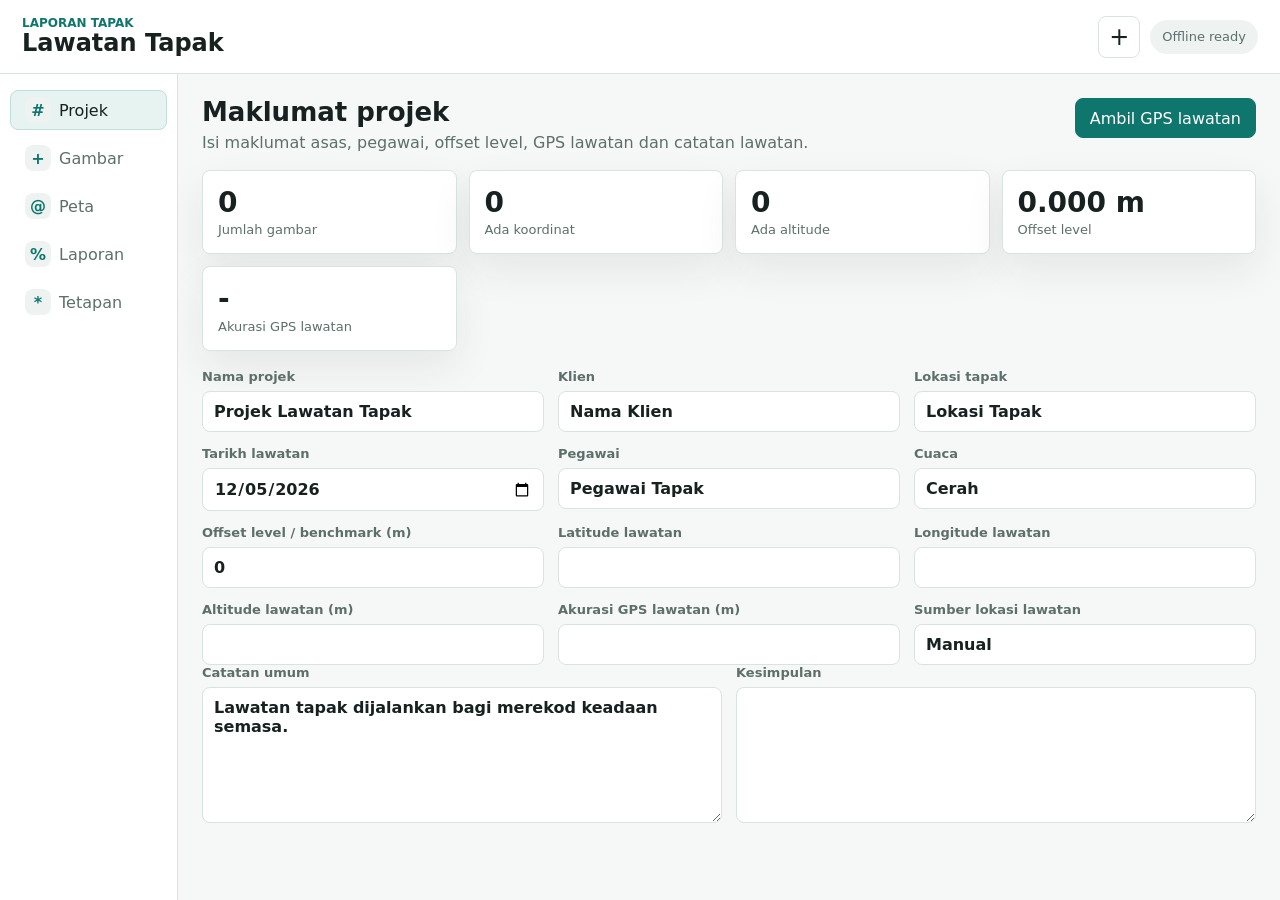
<file: index.html>
<!doctype html>
<html lang="ms">
  <head>
    <meta charset="utf-8">
    <meta name="viewport" content="width=device-width, initial-scale=1">
    <meta name="theme-color" content="#0f766e">
    <meta name="apple-mobile-web-app-capable" content="yes">
    <meta name="apple-mobile-web-app-title" content="Lawatan Tapak">
    <meta name="apple-mobile-web-app-status-bar-style" content="default">
    <title>Lawatan Tapak</title>
    <link rel="manifest" href="manifest.webmanifest">
    <link rel="apple-touch-icon" href="assets/icon.svg">
    <link rel="icon" href="assets/icon.svg" type="image/svg+xml">
    <link rel="stylesheet" href="styles.css?v=7">
  </head>
  <body>
    <div class="app-frame">
      <header class="topbar">
        <div>
          <p class="eyebrow">Laporan Tapak</p>
          <h1>Lawatan Tapak</h1>
        </div>
        <div class="top-actions">
          <button class="icon-button" id="installButton" type="button" title="Install app" hidden>
            <span aria-hidden="true">+</span>
          </button>
          <span class="sync-pill" id="storageStatus">Offline ready</span>
        </div>
      </header>

      <main class="workspace">
        <nav class="rail" aria-label="Menu utama">
          <button class="nav-button active" type="button" data-view="projectView">
            <span aria-hidden="true">#</span>
            <span>Projek</span>
          </button>
          <button class="nav-button" type="button" data-view="photosView">
            <span aria-hidden="true">+</span>
            <span>Gambar</span>
          </button>
          <button class="nav-button" type="button" data-view="mapView">
            <span aria-hidden="true">@</span>
            <span>Peta</span>
          </button>
          <button class="nav-button" type="button" data-view="reportView">
            <span aria-hidden="true">%</span>
            <span>Laporan</span>
          </button>
          <button class="nav-button" type="button" data-view="settingsView">
            <span aria-hidden="true">*</span>
            <span>Tetapan</span>
          </button>
        </nav>

        <section class="view active" id="projectView" aria-labelledby="projectTitle">
          <div class="view-header">
            <div>
              <h2 id="projectTitle">Maklumat projek</h2>
              <p>Isi maklumat asas, pegawai, offset level, GPS lawatan dan catatan lawatan.</p>
            </div>
            <div class="button-row">
              <button class="primary" id="visitGpsButton" type="button">Ambil GPS lawatan</button>
            </div>
          </div>

          <div class="stats-grid" id="statsGrid"></div>

          <div class="form-grid">
            <label>
              <span>Nama projek</span>
              <input id="projectName" autocomplete="organization">
            </label>
            <label>
              <span>Klien</span>
              <input id="clientName">
            </label>
            <label>
              <span>Lokasi tapak</span>
              <input id="locationName">
            </label>
            <label>
              <span>Tarikh lawatan</span>
              <input id="visitDate" type="date">
            </label>
            <label>
              <span>Pegawai</span>
              <input id="officerName">
            </label>
            <label>
              <span>Cuaca</span>
              <input id="weather">
            </label>
            <label>
              <span>Offset level / benchmark (m)</span>
              <input id="levelOffset" type="number" step="0.001">
            </label>
            <label>
              <span>Latitude lawatan</span>
              <input id="visitLatitude" type="number" step="0.000001">
            </label>
            <label>
              <span>Longitude lawatan</span>
              <input id="visitLongitude" type="number" step="0.000001">
            </label>
            <label>
              <span>Altitude lawatan (m)</span>
              <input id="visitAltitude" type="number" step="0.001">
            </label>
            <label>
              <span>Akurasi GPS lawatan (m)</span>
              <input id="visitAccuracy" type="number" step="0.001">
            </label>
            <label>
              <span>Sumber lokasi lawatan</span>
              <input id="visitLocationSource">
            </label>
          </div>

          <div class="two-column">
            <label>
              <span>Catatan umum</span>
              <textarea id="generalNotes" rows="6"></textarea>
            </label>
            <label>
              <span>Kesimpulan</span>
              <textarea id="conclusion" rows="6"></textarea>
            </label>
          </div>
        </section>

        <section class="view" id="photosView" aria-labelledby="photosTitle">
          <div class="view-header">
            <div>
              <h2 id="photosTitle">Gambar lawatan</h2>
              <p>Ambil gambar, simpan koordinat, masukkan level dan tambah ayat pemerhatian.</p>
            </div>
            <div class="button-row">
              <button class="primary" id="cameraButton" type="button">Ambil gambar</button>
              <button id="galleryButton" type="button">Import gambar</button>
              <button id="demoButton" type="button">Tambah demo</button>
            </div>
          </div>

          <input id="cameraInput" type="file" accept="image/*" capture="environment" hidden>
          <input id="galleryInput" type="file" accept="image/*" multiple hidden>

          <div class="notice" id="photoNotice">
            GPS ketepatan tinggi akan mengambil beberapa sampel dan memilih bacaan dengan akurasi terbaik. Jika GPS tidak tersedia, koordinat dan altitude boleh diisi secara manual.
          </div>

          <div class="photo-grid" id="photoGrid"></div>
        </section>

        <section class="view" id="mapView" aria-labelledby="mapTitle">
          <div class="view-header">
            <div>
              <h2 id="mapTitle">Peta dan koordinat</h2>
              <p>Semua gambar yang mempunyai koordinat ditanda pada peta projek dan preview Google Maps.</p>
            </div>
          </div>

          <div class="map-layout">
            <div class="map-board" id="mapBoard" aria-label="Peta ringkas gambar"></div>
            <aside class="map-side">
              <h3>Marker gambar</h3>
              <div id="mapList"></div>
              <iframe id="mapFrame" title="Google Maps preview" loading="lazy" referrerpolicy="no-referrer-when-downgrade"></iframe>
            </aside>
          </div>
        </section>

        <section class="view" id="reportView" aria-labelledby="reportTitle">
          <div class="view-header">
            <div>
              <h2 id="reportTitle">Laporan</h2>
              <p>Semak template laporan, kemudian cetak atau simpan sebagai PDF.</p>
            </div>
            <div class="button-row">
              <button class="primary" id="printButton" type="button">Print / Save PDF</button>
              <button id="downloadHtmlButton" type="button">Download HTML</button>
              <button id="exportJsonButton" type="button">Export data</button>
            </div>
          </div>

          <article class="report-paper" id="printArea"></article>
        </section>

        <section class="view" id="settingsView" aria-labelledby="settingsTitle">
          <div class="view-header">
            <div>
              <h2 id="settingsTitle">Tetapan dan install</h2>
              <p>Pasang aplikasi ini pada iPhone, Android atau Windows, serta import/export data projek.</p>
            </div>
          </div>

          <div class="settings-grid">
            <section class="settings-panel">
              <h3>Install aplikasi</h3>
              <ol>
                <li>Publish folder ini ke HTTPS supaya app boleh dipasang tanpa perlu WiFi yang sama.</li>
                <li>Windows/Android Chrome atau Edge: tekan butang install pada address bar atau butang Install jika muncul.</li>
                <li>iPhone Safari: tekan Share, kemudian Add to Home Screen.</li>
              </ol>
              <button class="primary" id="installButtonPanel" type="button">Install jika disokong</button>
            </section>

            <section class="settings-panel">
              <h3>Data projek</h3>
              <div class="button-row">
                <button id="exportJsonButton2" type="button">Export JSON</button>
                <button id="importJsonButton" type="button">Import JSON</button>
              </div>
              <input id="importJsonInput" type="file" accept="application/json" hidden>
              <p class="small-text">Data disimpan dalam peranti ini menggunakan IndexedDB. Export JSON boleh digunakan untuk backup atau pindah peranti.</p>
            </section>

          </div>
        </section>
      </main>
    </div>

    <template id="photoCardTemplate">
      <article class="photo-card">
        <div class="photo-media"></div>
        <div class="photo-fields">
          <div class="photo-title-row">
            <h3></h3>
            <a class="small-link" target="_blank" rel="noreferrer">Google Maps</a>
          </div>
          <div class="form-grid compact">
            <label>
              <span>Tajuk gambar</span>
              <input data-field="caption">
            </label>
            <label>
              <span>Kategori</span>
              <select data-field="category">
                <option>Umum</option>
                <option>Kerja tanah</option>
                <option>Jalan</option>
                <option>Sistem saliran</option>
                <option>Retikulasi air</option>
                <option>Pembentungan</option>
              </select>
            </label>
            <label>
              <span>Latitude</span>
              <input data-field="latitude" type="number" step="0.000001">
            </label>
            <label>
              <span>Longitude</span>
              <input data-field="longitude" type="number" step="0.000001">
            </label>
            <label>
              <span>Altitude (m)</span>
              <input data-field="altitude" type="number" step="0.001">
            </label>
            <label>
              <span>Adjusted level (m)</span>
              <input data-field="adjustedLevel" type="number" step="0.001">
            </label>
          </div>
          <div class="sentence-row">
            <button type="button" data-sentence="site-ok">Ayat keadaan</button>
            <button type="button" data-sentence="action">Ayat tindakan</button>
            <button type="button" data-sentence="monitor">Ayat pantau</button>
            <button type="button" data-refresh-gps>Ambil GPS semasa</button>
          </div>
          <div class="annotation-panel">
            <div class="annotation-controls">
              <label class="draw-toggle">
                <input data-draw-enabled type="checkbox">
                <span>Aktifkan lukis</span>
              </label>
              <label>
                <span>Markup</span>
                <select data-annotation-type>
                  <option value="arrow">Anak panah</option>
                  <option value="circle">Bulatan</option>
                </select>
              </label>
              <label>
                <span>Warna</span>
                <input data-annotation-color type="color" value="#e11d48">
              </label>
              <label>
                <span>Diskripsi</span>
                <input data-annotation-text placeholder="cth: paip / retak / arah aliran">
              </label>
            </div>
            <div class="sentence-row">
              <span class="draw-hint">Tick Aktifkan lukis, kemudian tekan dan drag atas gambar.</span>
              <button type="button" data-undo-annotation>Undo markup</button>
              <button type="button" data-clear-annotations>Padam markup</button>
            </div>
          </div>
          <label>
            <span>Pemerhatian</span>
            <textarea data-field="observation" rows="4"></textarea>
          </label>
          <label>
            <span>Cadangan</span>
            <textarea data-field="recommendation" rows="4"></textarea>
          </label>
        </div>
      </article>
    </template>

    <script src="app.js?v=7" defer></script>
  </body>
</html>
</file>
<file: styles.css>
:root {
  --bg: #f6f8f7;
  --surface: #ffffff;
  --surface-soft: #eef3f2;
  --ink: #17211f;
  --muted: #5d6f6b;
  --line: #d9e3e0;
  --primary: #0f766e;
  --primary-dark: #0b5f59;
  --accent: #eab308;
  --blue: #2563eb;
  --danger: #b42318;
  --shadow: 0 16px 40px rgba(15, 35, 32, 0.08);
  font-family: Inter, ui-sans-serif, system-ui, -apple-system, BlinkMacSystemFont, "Segoe UI", sans-serif;
  color: var(--ink);
  background: var(--bg);
}

* {
  box-sizing: border-box;
}

html,
body {
  min-height: 100%;
}

body {
  margin: 0;
}

button,
input,
textarea,
select {
  font: inherit;
}

button,
.button-link {
  min-height: 40px;
  border: 1px solid var(--line);
  border-radius: 8px;
  padding: 0 14px;
  background: var(--surface);
  color: var(--ink);
  display: inline-flex;
  align-items: center;
  justify-content: center;
  gap: 8px;
  cursor: pointer;
  text-decoration: none;
}

button:hover,
.button-link:hover {
  border-color: #a7bbb5;
  background: #f9fbfa;
}

button.primary,
.primary {
  background: var(--primary);
  border-color: var(--primary);
  color: #ffffff;
}

button.primary:hover,
.primary:hover {
  background: var(--primary-dark);
}

button:disabled {
  cursor: not-allowed;
  opacity: 0.55;
}

.app-frame {
  min-height: 100vh;
  display: flex;
  flex-direction: column;
}

.topbar {
  height: 74px;
  display: flex;
  align-items: center;
  justify-content: space-between;
  gap: 16px;
  padding: 0 22px;
  border-bottom: 1px solid var(--line);
  background: rgba(255, 255, 255, 0.92);
  position: sticky;
  top: 0;
  z-index: 20;
  backdrop-filter: blur(14px);
}

.topbar h1,
.topbar p {
  margin: 0;
}

.topbar h1 {
  font-size: 24px;
  line-height: 1.1;
}

.eyebrow {
  color: var(--primary);
  font-weight: 700;
  font-size: 12px;
  text-transform: uppercase;
}

.top-actions {
  display: flex;
  align-items: center;
  gap: 10px;
}

.icon-button {
  width: 42px;
  min-height: 42px;
  padding: 0;
  font-size: 24px;
  line-height: 1;
}

.sync-pill {
  display: inline-flex;
  align-items: center;
  min-height: 34px;
  border-radius: 999px;
  padding: 0 12px;
  background: var(--surface-soft);
  color: var(--muted);
  font-size: 13px;
  white-space: nowrap;
}

.workspace {
  flex: 1;
  display: grid;
  grid-template-columns: 178px minmax(0, 1fr);
}

.rail {
  border-right: 1px solid var(--line);
  background: #ffffff;
  padding: 16px 10px;
  display: flex;
  flex-direction: column;
  gap: 8px;
  position: sticky;
  top: 74px;
  height: calc(100vh - 74px);
}

.nav-button {
  justify-content: flex-start;
  width: 100%;
  border-color: transparent;
  background: transparent;
  color: var(--muted);
}

.nav-button span:first-child {
  width: 26px;
  height: 26px;
  display: inline-flex;
  align-items: center;
  justify-content: center;
  border-radius: 8px;
  background: var(--surface-soft);
  color: var(--primary);
  font-weight: 800;
}

.nav-button.active {
  color: var(--ink);
  background: #e7f3f1;
  border-color: #c2ded9;
}

.view {
  display: none;
  padding: 24px;
  max-width: 1320px;
  width: 100%;
}

.view.active {
  display: block;
}

.view-header {
  display: flex;
  align-items: flex-start;
  justify-content: space-between;
  gap: 18px;
  margin-bottom: 18px;
}

.view-header h2,
.view-header p {
  margin: 0;
}

.view-header h2 {
  font-size: 26px;
  line-height: 1.15;
}

.view-header p {
  color: var(--muted);
  margin-top: 5px;
  max-width: 760px;
}

.button-row {
  display: flex;
  flex-wrap: wrap;
  gap: 10px;
}

.settings-actions {
  margin-top: 12px;
}

.stats-grid {
  display: grid;
  grid-template-columns: repeat(4, minmax(0, 1fr));
  gap: 12px;
  margin-bottom: 18px;
}

.stat-card,
.settings-panel,
.photo-card,
.notice,
.map-board,
.map-side,
.report-paper {
  background: var(--surface);
  border: 1px solid var(--line);
  border-radius: 8px;
  box-shadow: var(--shadow);
}

.stat-card {
  padding: 15px;
}

.stat-card strong {
  display: block;
  font-size: 28px;
  line-height: 1.2;
}

.stat-card span {
  color: var(--muted);
  font-size: 13px;
}

.form-grid,
.two-column,
.settings-grid {
  display: grid;
  gap: 14px;
}

.form-grid {
  grid-template-columns: repeat(3, minmax(0, 1fr));
}

.form-grid.compact {
  grid-template-columns: repeat(2, minmax(0, 1fr));
  gap: 10px;
}

.two-column,
.settings-grid,
.map-layout {
  grid-template-columns: repeat(2, minmax(0, 1fr));
}

label {
  display: flex;
  flex-direction: column;
  gap: 7px;
  font-weight: 650;
}

label span {
  font-size: 13px;
  color: var(--muted);
}

input,
textarea,
select {
  width: 100%;
  border: 1px solid var(--line);
  border-radius: 8px;
  padding: 10px 11px;
  background: #ffffff;
  color: var(--ink);
  outline: none;
}

textarea {
  resize: vertical;
}

input:focus,
textarea:focus,
select:focus {
  border-color: var(--primary);
  box-shadow: 0 0 0 3px rgba(15, 118, 110, 0.14);
}

.notice {
  padding: 12px 14px;
  color: var(--muted);
  margin-bottom: 16px;
}

.photo-grid {
  display: grid;
  grid-template-columns: 1fr;
  gap: 14px;
}

.photo-card {
  display: grid;
  grid-template-columns: 300px minmax(0, 1fr);
  gap: 16px;
  padding: 14px;
}

.photo-media {
  position: relative;
  min-height: 230px;
  border-radius: 8px;
  background: var(--surface-soft);
  overflow: hidden;
  display: flex;
  align-items: center;
  justify-content: center;
  color: var(--muted);
  touch-action: pan-y;
  user-select: none;
}

.photo-media.draw-enabled {
  cursor: crosshair;
  touch-action: none;
}

.photo-media img {
  width: 100%;
  height: 100%;
  object-fit: cover;
}

.annotation-svg {
  position: absolute;
  inset: 0;
  width: 100%;
  height: 100%;
  pointer-events: none;
}

.annotation-panel {
  border: 1px solid var(--line);
  border-radius: 8px;
  padding: 10px;
  margin: 10px 0;
  background: #fbfcfc;
}

.annotation-controls {
  display: grid;
  grid-template-columns: minmax(130px, 1fr) minmax(120px, 1fr) 84px minmax(180px, 2fr);
  gap: 10px;
}

.draw-toggle {
  min-height: 42px;
  display: flex;
  align-items: center;
  gap: 8px;
}

.draw-toggle input {
  width: 18px;
  height: 18px;
}

.annotation-controls input[type="color"] {
  min-height: 42px;
  padding: 4px;
}

.photo-title-row {
  display: flex;
  justify-content: space-between;
  gap: 12px;
  align-items: center;
  margin-bottom: 10px;
}

.photo-title-row h3 {
  margin: 0;
  font-size: 18px;
}

.small-link {
  color: var(--blue);
  text-decoration: none;
  font-size: 13px;
  font-weight: 700;
}

.sentence-row {
  display: flex;
  flex-wrap: wrap;
  gap: 8px;
  margin: 10px 0;
}

.sentence-row button {
  min-height: 34px;
  font-size: 13px;
  padding: 0 10px;
}

.draw-hint {
  min-height: 34px;
  display: inline-flex;
  align-items: center;
  color: var(--muted);
  font-size: 13px;
}

.map-layout {
  display: grid;
  gap: 16px;
  min-height: 620px;
}

.map-board {
  position: relative;
  min-height: 620px;
  overflow: hidden;
  background:
    linear-gradient(90deg, rgba(15, 118, 110, 0.08) 1px, transparent 1px),
    linear-gradient(rgba(15, 118, 110, 0.08) 1px, transparent 1px),
    linear-gradient(135deg, #e8f4f2, #f9fbfa 60%, #fff7d6);
  background-size: 42px 42px, 42px 42px, auto;
}

.map-board::before {
  content: "";
  position: absolute;
  inset: 28px;
  border: 2px dashed rgba(15, 118, 110, 0.26);
  border-radius: 8px;
}

.map-marker {
  position: absolute;
  width: 34px;
  height: 34px;
  border-radius: 50% 50% 50% 0;
  transform: translate(-50%, -100%) rotate(-45deg);
  background: var(--primary);
  border: 3px solid #ffffff;
  box-shadow: 0 8px 18px rgba(15, 35, 32, 0.22);
  cursor: pointer;
}

.map-marker span {
  position: absolute;
  inset: 3px;
  display: flex;
  align-items: center;
  justify-content: center;
  transform: rotate(45deg);
  color: #ffffff;
  font-weight: 800;
  font-size: 12px;
}

.map-marker.active {
  background: var(--blue);
}

.map-marker.visit-marker {
  width: 40px;
  height: 40px;
  background: var(--accent);
}

.map-marker.visit-marker span {
  color: #17211f;
}

.map-empty {
  position: absolute;
  inset: 0;
  display: flex;
  align-items: center;
  justify-content: center;
  padding: 24px;
  text-align: center;
  color: var(--muted);
}

.map-side {
  padding: 14px;
  display: flex;
  flex-direction: column;
  gap: 12px;
}

.map-side h3 {
  margin: 0;
}

.map-list-item {
  width: 100%;
  justify-content: flex-start;
  height: auto;
  padding: 10px;
  text-align: left;
}

.map-list-item strong,
.map-list-item span,
.map-list-item small {
  display: block;
}

.map-list-item span {
  color: var(--muted);
  font-size: 13px;
  margin-top: 2px;
}

.map-list-item small {
  color: #788783;
  font-size: 12px;
  margin-top: 3px;
}

iframe {
  width: 100%;
  min-height: 280px;
  border: 1px solid var(--line);
  border-radius: 8px;
  background: var(--surface-soft);
}

.report-paper {
  padding: 30px;
  max-width: 1000px;
  margin: 0 auto;
  background: #ffffff;
}

.report-paper h1,
.report-paper h2,
.report-paper h3,
.report-paper p {
  margin-top: 0;
}

.report-cover {
  border-bottom: 2px solid #2f3b38;
  padding-bottom: 16px;
  margin-bottom: 20px;
}

.report-cover h1 {
  color: #17211f;
  font-size: 26px;
  margin-bottom: 6px;
  line-height: 1.2;
}

.report-cover p {
  color: #45524f;
  margin-bottom: 4px;
}

.report-doc-label {
  color: #17211f;
  font-size: 12px;
  font-weight: 700;
  letter-spacing: 0;
  text-transform: uppercase;
}

.report-paper h2 {
  color: #17211f;
  font-size: 18px;
  margin: 22px 0 10px;
  border-bottom: 1px solid #d4dcda;
  padding-bottom: 6px;
}

.report-paper h3 {
  color: #17211f;
  font-size: 15px;
  margin-bottom: 3px;
}

.report-meta,
.report-table {
  width: 100%;
  border-collapse: collapse;
  margin: 14px 0 22px;
}

.report-meta th,
.report-meta td,
.report-table th,
.report-table td {
  border: 1px solid #cfdad7;
  padding: 8px;
  vertical-align: top;
  text-align: left;
  font-size: 13px;
}

.report-meta th,
.report-table th {
  width: 190px;
  background: #eef1f0;
  color: #25312e;
  font-weight: 700;
}

.report-photo {
  break-inside: avoid;
  border: 1px solid #cfdad7;
  border-radius: 4px;
  padding: 12px;
  margin-bottom: 14px;
}

.report-photo-caption {
  color: #45524f;
  font-weight: 600;
  margin-bottom: 10px;
}

.report-photo img {
  width: 100%;
  max-height: 420px;
  object-fit: cover;
  border-radius: 6px;
  margin-bottom: 10px;
}

.report-image-wrap {
  position: relative;
  border-radius: 4px;
  overflow: hidden;
  background: var(--surface-soft);
  min-height: 170px;
  margin-bottom: 10px;
}

.report-image-wrap img {
  display: block;
  margin-bottom: 0;
}

.report-image-wrap .annotation-svg {
  position: absolute;
}

.report-footer {
  border-top: 1px solid #d4dcda;
  color: #687773;
  font-size: 10px;
  margin-top: 26px;
  padding-top: 8px;
  text-align: right;
}

.settings-panel {
  padding: 18px;
}

.settings-panel h3 {
  margin-top: 0;
}

.small-text {
  color: var(--muted);
  font-size: 13px;
}

.toast {
  position: fixed;
  right: 20px;
  bottom: 20px;
  z-index: 100;
  background: #173b36;
  color: #ffffff;
  padding: 12px 14px;
  border-radius: 8px;
  box-shadow: var(--shadow);
  max-width: min(420px, calc(100vw - 40px));
}

@media (max-width: 920px) {
  .workspace {
    grid-template-columns: 1fr;
  }

  .rail {
    position: fixed;
    top: auto;
    bottom: 0;
    left: 0;
    right: 0;
    height: 68px;
    z-index: 30;
    flex-direction: row;
    border-right: 0;
    border-top: 1px solid var(--line);
    overflow-x: auto;
    padding: 8px;
  }

  .nav-button {
    min-width: 92px;
    justify-content: center;
    flex-direction: column;
    gap: 3px;
    font-size: 12px;
  }

  .nav-button span:first-child {
    width: 24px;
    height: 24px;
  }

  .view {
    padding: 18px 14px 90px;
  }

  .view-header {
    flex-direction: column;
  }

  .stats-grid,
  .form-grid,
  .two-column,
  .settings-grid,
  .annotation-controls,
  .map-layout,
  .photo-card {
    grid-template-columns: 1fr;
  }

  .map-layout,
  .map-board {
    min-height: 460px;
  }

  .photo-media {
    min-height: 260px;
  }
}

@media (max-width: 560px) {
  .topbar {
    height: 66px;
    padding: 0 14px;
  }

  .topbar h1 {
    font-size: 20px;
  }

  .sync-pill {
    display: none;
  }

  .form-grid.compact {
    grid-template-columns: 1fr;
  }

  .report-paper {
    padding: 16px;
  }
}

@media print {
  body {
    background: #ffffff;
  }

  body.print-report .app-frame > .topbar,
  body.print-report .rail,
  body.print-report .view:not(#reportView),
  body.print-report #reportView > .view-header {
    display: none !important;
  }

  body.print-report .workspace {
    display: block;
  }

  body.print-report #reportView {
    display: block !important;
    padding: 0;
    max-width: none;
  }

  body.print-report .report-paper {
    border: 0;
    box-shadow: none;
    border-radius: 0;
    max-width: none;
    padding: 12mm;
  }

  .report-photo {
    page-break-inside: avoid;
  }
}
</file>
